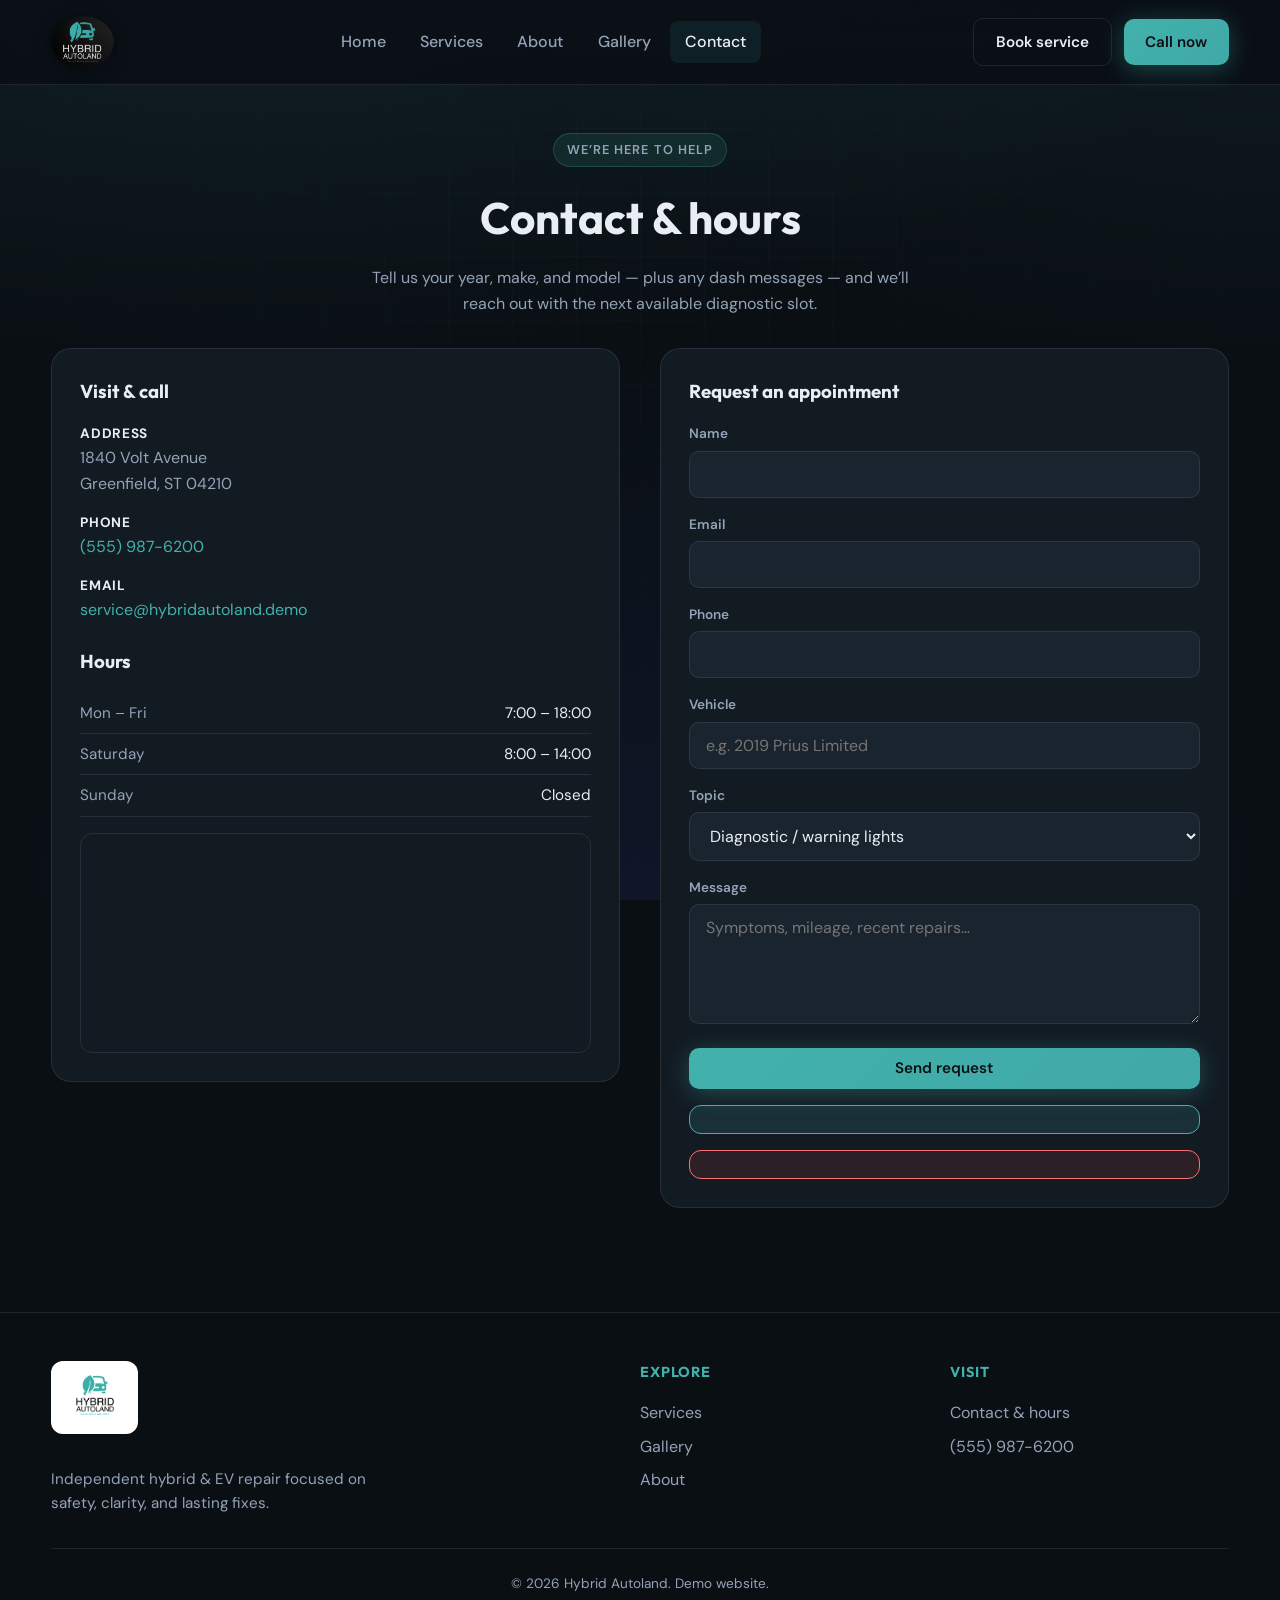
<file: contact.html>
<!DOCTYPE html>
<html lang="en">
<head>
  <meta charset="UTF-8" />
  <meta name="viewport" content="width=device-width, initial-scale=1.0" />
  <title>Contact — Hybrid Autoland</title>
  <meta name="description" content="Hours, location, phone, and appointment request form." />
  <link rel="preconnect" href="https://fonts.googleapis.com" />
  <link rel="preconnect" href="https://fonts.gstatic.com" crossorigin />
  <link href="https://fonts.googleapis.com/css2?family=DM+Sans:ital,opsz,wght@0,9..40,400;0,9..40,600;0,9..40,700&family=Outfit:wght@500;600;700;800&display=swap" rel="stylesheet" />
  <link rel="stylesheet" href="css/styles.css" />
</head>
<body>
  <div class="bg-mesh" aria-hidden="true"></div>
  <div class="bg-grid" aria-hidden="true"></div>

  <header class="site-header">
    <div class="container header-inner">
      <a href="index.html" class="logo" aria-label="Hybrid Autoland home">
        <img class="logo-img" src="assets/logo-circle.png" alt="Hybrid Autoland" width="120" height="120" />
      </a>
      <nav class="nav-primary" aria-label="Main navigation">
        <a href="index.html">Home</a>
        <a href="services.html">Services</a>
        <a href="about.html">About</a>
        <a href="gallery.html">Gallery</a>
        <a href="contact.html" class="active">Contact</a>
      </nav>
      <div class="nav-cta">
        <a href="contact.html" class="btn btn-ghost">Book service</a>
        <a href="tel:+15559876200" class="btn btn-primary">Call now</a>
      </div>
      <button type="button" class="menu-toggle" aria-expanded="false" aria-controls="mobile-nav" aria-label="Open menu">
        <span></span><span></span><span></span>
      </button>
    </div>
    <nav class="mobile-drawer" id="mobile-nav" aria-label="Mobile navigation" hidden>
      <a href="index.html">Home</a>
      <a href="services.html">Services</a>
      <a href="about.html">About</a>
      <a href="gallery.html">Gallery</a>
      <a href="contact.html">Contact</a>
      <a href="contact.html" class="btn btn-ghost">Book service</a>
    </nav>
  </header>

  <main>
    <div class="page-hero container reveal">
      <p class="badge">We’re here to help</p>
      <h1>Contact &amp; hours</h1>
      <p>
        Tell us your year, make, and model — plus any dash messages — and we’ll reach out with
        the next available diagnostic slot.
      </p>
    </div>

    <section class="section" style="padding-top: 0">
      <div class="container contact-grid">
        <div class="contact-card reveal">
          <h3>Visit &amp; call</h3>
          <div class="info-row">
            <div>
              <strong>Address</strong>
              1840 Volt Avenue<br />
              Greenfield, ST 04210
            </div>
          </div>
          <div class="info-row">
            <div>
              <strong>Phone</strong>
              <a href="tel:+15559876200">(555) 987-6200</a>
            </div>
          </div>
          <div class="info-row">
            <div>
              <strong>Email</strong>
              <a href="mailto:service@hybridautoland.demo">service@hybridautoland.demo</a>
            </div>
          </div>
          <h3 style="margin-top: 1.5rem">Hours</h3>
          <ul class="hours-list">
            <li><span>Mon – Fri</span> <span>7:00 – 18:00</span></li>
            <li><span>Saturday</span> <span>8:00 – 14:00</span></li>
            <li><span>Sunday</span> <span>Closed</span></li>
          </ul>
          <div class="map-embed">
            <iframe
              title="Map placeholder — Greenfield area"
              src="https://www.openstreetmap.org/export/embed.html?bbox=-74.05%2C40.65%2C-73.90%2C40.78&amp;layer=mapnik"
              loading="lazy"
            ></iframe>
          </div>
        </div>

        <div class="contact-card reveal">
          <h3>Request an appointment</h3>
          <form id="contact-form" novalidate>
            <div class="field">
              <label for="name">Name</label>
              <input id="name" name="name" type="text" autocomplete="name" required />
            </div>
            <div class="field">
              <label for="email">Email</label>
              <input id="email" name="email" type="email" autocomplete="email" required />
            </div>
            <div class="field">
              <label for="phone">Phone</label>
              <input id="phone" name="phone" type="tel" autocomplete="tel" />
            </div>
            <div class="field">
              <label for="vehicle">Vehicle</label>
              <input id="vehicle" name="vehicle" type="text" placeholder="e.g. 2019 Prius Limited" />
            </div>
            <div class="field">
              <label for="topic">Topic</label>
              <select id="topic" name="topic">
                <option value="diagnostic">Diagnostic / warning lights</option>
                <option value="battery">Battery / HV concern</option>
                <option value="maintenance">Scheduled maintenance</option>
                <option value="other">Other</option>
              </select>
            </div>
            <div class="field">
              <label for="message">Message</label>
              <textarea id="message" name="message" placeholder="Symptoms, mileage, recent repairs…"></textarea>
            </div>
            <button type="submit" class="btn btn-primary" style="width: 100%">Send request</button>
            <div class="form-msg success" role="status"></div>
            <div class="form-msg error" role="alert"></div>
          </form>
        </div>
      </div>
    </section>
  </main>

  <footer class="site-footer">
    <div class="container">
      <div class="footer-grid">
        <div class="footer-brand">
          <a href="index.html" class="footer-logo-link">
            <img class="footer-logo-img" src="assets/logo-horizontal.png" alt="Hybrid Autoland — Quality repair with pride" width="320" height="100" />
          </a>
          <p>Independent hybrid &amp; EV repair focused on safety, clarity, and lasting fixes.</p>
        </div>
        <div class="footer-col">
          <h4>Explore</h4>
          <ul>
            <li><a href="services.html">Services</a></li>
            <li><a href="gallery.html">Gallery</a></li>
            <li><a href="about.html">About</a></li>
          </ul>
        </div>
        <div class="footer-col">
          <h4>Visit</h4>
          <ul>
            <li><a href="contact.html">Contact &amp; hours</a></li>
            <li><a href="tel:+15559876200">(555) 987-6200</a></li>
          </ul>
        </div>
      </div>
      <div class="footer-bottom">© <span id="y"></span> Hybrid Autoland. Demo website.</div>
    </div>
  </footer>

  <button type="button" class="back-top" aria-label="Back to top">↑</button>
  <script>
    document.getElementById("y").textContent = new Date().getFullYear();
    document.getElementById("mobile-nav").removeAttribute("hidden");
  </script>
  <script src="js/main.js"></script>
</body>
</html>
</file>
<file: css/styles.css>
/* Hybrid Autoland — global styles */
:root {
  --bg-deep: #0a0f14;
  --bg-card: #121a22;
  --bg-elevated: #1a242f;
  --accent: #42b1ab;
  --accent-dim: #40a9a8;
  --accent-glow: rgba(66, 177, 171, 0.35);
  --text: #e8eef4;
  --text-muted: #94a3b8;
  --border: rgba(148, 163, 184, 0.15);
  --font-display: "Outfit", system-ui, sans-serif;
  --font-body: "DM Sans", system-ui, sans-serif;
  --radius: 12px;
  --radius-lg: 20px;
  --shadow: 0 24px 48px rgba(0, 0, 0, 0.45);
  --transition: 0.28s cubic-bezier(0.4, 0, 0.2, 1);
}

*,
*::before,
*::after {
  box-sizing: border-box;
  margin: 0;
  padding: 0;
}

html {
  scroll-behavior: smooth;
}

body {
  font-family: var(--font-body);
  background: var(--bg-deep);
  color: var(--text);
  line-height: 1.6;
  min-height: 100vh;
  overflow-x: hidden;
}

body.menu-open {
  overflow: hidden;
}

img {
  max-width: 100%;
  height: auto;
  display: block;
}

a {
  color: var(--accent);
  text-decoration: none;
  transition: color var(--transition);
}

a:hover {
  color: var(--text);
}

.container {
  width: min(1180px, 92vw);
  margin-inline: auto;
}

/* Background mesh */
.bg-mesh {
  position: fixed;
  inset: 0;
  z-index: -2;
  background:
    radial-gradient(ellipse 80% 50% at 20% -10%, rgba(66, 177, 171, 0.12), transparent),
    radial-gradient(ellipse 60% 40% at 100% 0%, rgba(64, 169, 168, 0.08), transparent),
    radial-gradient(ellipse 50% 60% at 50% 100%, rgba(15, 23, 42, 0.9), transparent),
    var(--bg-deep);
}

.bg-grid {
  position: fixed;
  inset: 0;
  z-index: -1;
  background-image: linear-gradient(rgba(66, 177, 171, 0.03) 1px, transparent 1px),
    linear-gradient(90deg, rgba(66, 177, 171, 0.03) 1px, transparent 1px);
  background-size: 64px 64px;
  mask-image: radial-gradient(ellipse 70% 70% at 50% 30%, black, transparent);
  pointer-events: none;
}

/* Header */
.site-header {
  position: sticky;
  top: 0;
  z-index: 100;
  background: rgba(10, 15, 20, 0.85);
  backdrop-filter: blur(16px);
  border-bottom: 1px solid var(--border);
}

.header-inner {
  display: flex;
  align-items: center;
  justify-content: space-between;
  padding: 1rem 0;
  gap: 1.5rem;
}

.logo {
  display: flex;
  align-items: center;
  gap: 0.65rem;
  font-family: var(--font-display);
  font-weight: 700;
  font-size: 1.15rem;
  color: var(--text);
  flex-shrink: 0;
}

.logo:hover {
  color: var(--text);
}

.logo-img {
  height: 52px;
  width: auto;
  border-radius: 50%;
  object-fit: contain;
  display: block;
  box-shadow: 0 2px 16px rgba(0, 0, 0, 0.35);
  transition: box-shadow var(--transition), transform var(--transition);
}

.logo:hover .logo-img {
  box-shadow: 0 4px 24px var(--accent-glow);
  transform: scale(1.02);
}

.footer-logo-link {
  display: inline-block;
  margin-bottom: 0.85rem;
  padding: 0.65rem 1.1rem;
  background: #fff;
  border-radius: var(--radius);
  line-height: 0;
  transition: box-shadow var(--transition), transform var(--transition);
}

.footer-logo-link:hover {
  box-shadow: 0 10px 32px rgba(0, 0, 0, 0.35);
  transform: translateY(-2px);
}

.footer-logo-link:hover img {
  opacity: 1;
}

.footer-logo-img {
  height: 52px;
  width: auto;
  max-width: min(300px, 88vw);
  object-fit: contain;
}

.nav-primary {
  display: flex;
  align-items: center;
  gap: 0.25rem;
}

.nav-primary a {
  color: var(--text-muted);
  font-weight: 500;
  padding: 0.5rem 0.95rem;
  border-radius: 8px;
  transition: background var(--transition), color var(--transition);
}

.nav-primary a:hover,
.nav-primary a.active {
  color: var(--text);
  background: rgba(66, 177, 171, 0.1);
}

.nav-cta {
  display: flex;
  align-items: center;
  gap: 0.75rem;
}

.btn {
  display: inline-flex;
  align-items: center;
  justify-content: center;
  gap: 0.5rem;
  font-family: var(--font-body);
  font-weight: 600;
  font-size: 0.95rem;
  padding: 0.65rem 1.35rem;
  border-radius: 10px;
  border: none;
  cursor: pointer;
  transition: transform var(--transition), box-shadow var(--transition), background var(--transition);
}

.btn:focus-visible {
  outline: 2px solid var(--accent);
  outline-offset: 3px;
}

.btn-primary {
  background: linear-gradient(135deg, var(--accent), var(--accent-dim));
  color: var(--bg-deep);
  box-shadow: 0 4px 24px var(--accent-glow);
}

.btn-primary:hover {
  transform: translateY(-2px);
  box-shadow: 0 8px 32px var(--accent-glow);
  color: var(--bg-deep);
}

.btn-ghost {
  background: transparent;
  color: var(--text);
  border: 1px solid var(--border);
}

.btn-ghost:hover {
  border-color: var(--accent);
  color: var(--accent);
}

.menu-toggle {
  display: none;
  flex-direction: column;
  gap: 6px;
  padding: 0.5rem;
  background: transparent;
  border: 1px solid var(--border);
  border-radius: 8px;
  cursor: pointer;
}

.menu-toggle span {
  display: block;
  width: 22px;
  height: 2px;
  background: var(--text);
  transition: var(--transition);
}

.menu-toggle[aria-expanded="true"] span:nth-child(1) {
  transform: translateY(8px) rotate(45deg);
}

.menu-toggle[aria-expanded="true"] span:nth-child(2) {
  opacity: 0;
}

.menu-toggle[aria-expanded="true"] span:nth-child(3) {
  transform: translateY(-8px) rotate(-45deg);
}

@media (max-width: 900px) {
  .menu-toggle {
    display: flex;
  }

  .nav-primary,
  .nav-cta .btn-ghost {
    display: none;
  }

  .mobile-drawer {
    display: flex;
    position: fixed;
    inset: 0;
    top: 72px;
    background: var(--bg-deep);
    padding: 1.5rem;
    flex-direction: column;
    gap: 0.5rem;
    transform: translateX(100%);
    transition: transform var(--transition);
    border-top: 1px solid var(--border);
    z-index: 99;
  }

  .mobile-drawer.open {
    transform: translateX(0);
  }

  .mobile-drawer a {
    color: var(--text);
    padding: 1rem;
    border-radius: var(--radius);
    background: var(--bg-card);
    font-weight: 600;
  }

  .mobile-drawer .btn-ghost {
    display: inline-flex;
    margin-top: 0.5rem;
  }
}

@media (min-width: 901px) {
  .mobile-drawer {
    display: none !important;
  }
}

/* Hero */
.hero {
  padding: 4rem 0 5rem;
  position: relative;
}

.hero-grid {
  display: grid;
  grid-template-columns: 1fr 1fr;
  gap: 3rem;
  align-items: center;
}

@media (max-width: 900px) {
  .hero-grid {
    grid-template-columns: 1fr;
    text-align: center;
  }

  .hero-actions {
    justify-content: center;
  }
}

.badge {
  display: inline-flex;
  align-items: center;
  gap: 0.5rem;
  font-size: 0.8rem;
  font-weight: 600;
  text-transform: uppercase;
  letter-spacing: 0.08em;
  color: var(--accent);
  margin-bottom: 1rem;
  padding: 0.35rem 0.85rem;
  background: rgba(66, 177, 171, 0.12);
  border-radius: 999px;
  border: 1px solid rgba(66, 177, 171, 0.25);
}

.hero h1 {
  font-family: var(--font-display);
  font-size: clamp(2.35rem, 5vw, 3.5rem);
  font-weight: 800;
  line-height: 1.1;
  margin-bottom: 1.25rem;
  letter-spacing: -0.02em;
}

.hero-lead {
  font-size: 1.15rem;
  color: var(--text-muted);
  max-width: 32ch;
  margin-bottom: 1.75rem;
}

@media (max-width: 900px) {
  .hero-lead {
    margin-inline: auto;
  }
}

.hero-actions {
  display: flex;
  flex-wrap: wrap;
  gap: 0.75rem;
}

.hero-visual {
  position: relative;
}

.hero-img-wrap {
  border-radius: var(--radius-lg);
  overflow: hidden;
  border: 1px solid var(--border);
  box-shadow: var(--shadow);
  position: relative;
}

.hero-img-wrap::after {
  content: "";
  position: absolute;
  inset: 0;
  background: linear-gradient(135deg, transparent 40%, rgba(66, 177, 171, 0.15));
  pointer-events: none;
}

.hero-img-wrap img {
  width: 100%;
  aspect-ratio: 4/3;
  object-fit: cover;
}

.floating-stat {
  position: absolute;
  background: var(--bg-elevated);
  border: 1px solid var(--border);
  border-radius: var(--radius);
  padding: 1rem 1.25rem;
  box-shadow: var(--shadow);
  animation: float 6s ease-in-out infinite;
}

.floating-stat:nth-child(2) {
  top: -12px;
  right: -8px;
  animation-delay: -2s;
}

.floating-stat:nth-child(3) {
  bottom: 24px;
  left: -16px;
  animation-delay: -4s;
}

@keyframes float {
  0%,
  100% {
    transform: translateY(0);
  }
  50% {
    transform: translateY(-8px);
  }
}

.floating-stat strong {
  display: block;
  font-family: var(--font-display);
  font-size: 1.5rem;
  color: var(--accent);
}

.floating-stat span {
  font-size: 0.8rem;
  color: var(--text-muted);
}

/* Sections */
.section {
  padding: 4.5rem 0;
}

.section-head {
  text-align: center;
  max-width: 640px;
  margin-inline: auto;
  margin-bottom: 3rem;
}

.section-head h2 {
  font-family: var(--font-display);
  font-size: clamp(1.85rem, 3.5vw, 2.5rem);
  font-weight: 700;
  margin-bottom: 0.75rem;
}

.section-head p {
  color: var(--text-muted);
}

/* Cards grid */
.cards-3 {
  display: grid;
  grid-template-columns: repeat(3, 1fr);
  gap: 1.5rem;
}

@media (max-width: 900px) {
  .cards-3 {
    grid-template-columns: 1fr;
  }
}

.card {
  background: var(--bg-card);
  border: 1px solid var(--border);
  border-radius: var(--radius-lg);
  padding: 1.5rem;
  transition: border-color var(--transition), transform var(--transition), box-shadow var(--transition);
}

.card:hover {
  border-color: rgba(66, 177, 171, 0.35);
  transform: translateY(-4px);
  box-shadow: 0 16px 40px rgba(0, 0, 0, 0.35);
}

.card-icon {
  width: 48px;
  height: 48px;
  border-radius: 12px;
  background: rgba(66, 177, 171, 0.15);
  display: grid;
  place-items: center;
  font-size: 1.5rem;
  margin-bottom: 1rem;
}

.card h3 {
  font-family: var(--font-display);
  font-size: 1.2rem;
  margin-bottom: 0.5rem;
}

.card p {
  color: var(--text-muted);
  font-size: 0.95rem;
}

/* Page hero (inner pages) */
.page-hero {
  padding: 3rem 0 2rem;
  text-align: center;
}

.page-hero h1 {
  font-family: var(--font-display);
  font-size: clamp(2rem, 4vw, 2.75rem);
  margin-bottom: 0.75rem;
}

.page-hero p {
  color: var(--text-muted);
  max-width: 52ch;
  margin-inline: auto;
}

/* Accordion */
.accordion {
  max-width: 800px;
  margin-inline: auto;
}

.accordion-item {
  border: 1px solid var(--border);
  border-radius: var(--radius);
  margin-bottom: 0.75rem;
  overflow: hidden;
  background: var(--bg-card);
}

.accordion-trigger {
  width: 100%;
  display: flex;
  align-items: center;
  justify-content: space-between;
  gap: 1rem;
  padding: 1.1rem 1.25rem;
  background: transparent;
  border: none;
  color: var(--text);
  font-family: var(--font-body);
  font-size: 1rem;
  font-weight: 600;
  text-align: left;
  cursor: pointer;
  transition: background var(--transition);
}

.accordion-trigger:hover {
  background: rgba(66, 177, 171, 0.06);
}

.accordion-trigger::after {
  content: "+";
  font-size: 1.25rem;
  color: var(--accent);
  transition: transform var(--transition);
}

.accordion-item.open .accordion-trigger::after {
  transform: rotate(45deg);
}

.accordion-panel {
  max-height: 0;
  overflow: hidden;
  transition: max-height 0.35s ease;
}

.accordion-panel-inner {
  padding: 0 1.25rem 1.25rem;
  color: var(--text-muted);
  font-size: 0.95rem;
}

/* Timeline */
.timeline {
  max-width: 720px;
  margin-inline: auto;
  position: relative;
  padding-left: 2rem;
}

.timeline::before {
  content: "";
  position: absolute;
  left: 7px;
  top: 0;
  bottom: 0;
  width: 2px;
  background: linear-gradient(var(--accent), transparent);
}

.timeline-item {
  position: relative;
  padding-bottom: 2rem;
  padding-left: 1.5rem;
}

.timeline-item::before {
  content: "";
  position: absolute;
  left: -1.55rem;
  top: 4px;
  width: 14px;
  height: 14px;
  border-radius: 50%;
  background: var(--accent);
  box-shadow: 0 0 0 4px var(--bg-deep);
}

.timeline-item h3 {
  font-family: var(--font-display);
  font-size: 1.1rem;
  margin-bottom: 0.35rem;
}

.timeline-item p {
  color: var(--text-muted);
  font-size: 0.95rem;
}

/* Gallery */
.gallery-filters {
  display: flex;
  flex-wrap: wrap;
  gap: 0.5rem;
  justify-content: center;
  margin-bottom: 2rem;
}

.filter-btn {
  padding: 0.5rem 1rem;
  border-radius: 999px;
  border: 1px solid var(--border);
  background: var(--bg-card);
  color: var(--text-muted);
  font-family: var(--font-body);
  font-size: 0.9rem;
  cursor: pointer;
  transition: var(--transition);
}

.filter-btn:hover,
.filter-btn.active {
  border-color: var(--accent);
  color: var(--accent);
  background: rgba(66, 177, 171, 0.1);
}

.gallery-grid {
  display: grid;
  grid-template-columns: repeat(auto-fill, minmax(280px, 1fr));
  gap: 1rem;
}

.gallery-item {
  position: relative;
  border-radius: var(--radius);
  overflow: hidden;
  border: 1px solid var(--border);
  cursor: pointer;
  aspect-ratio: 4/3;
}

.gallery-item img {
  width: 100%;
  height: 100%;
  object-fit: cover;
  transition: transform 0.5s ease;
}

.gallery-item:hover img {
  transform: scale(1.06);
}

.gallery-item::after {
  content: attr(data-label);
  position: absolute;
  inset: auto 0 0 0;
  padding: 1rem;
  background: linear-gradient(transparent, rgba(0, 0, 0, 0.85));
  font-size: 0.9rem;
  font-weight: 600;
  opacity: 0;
  transition: opacity var(--transition);
}

.gallery-item:hover::after {
  opacity: 1;
}

.gallery-item.hidden {
  display: none;
}

/* Lightbox */
.lightbox {
  position: fixed;
  inset: 0;
  z-index: 200;
  background: rgba(0, 0, 0, 0.92);
  display: flex;
  align-items: center;
  justify-content: center;
  padding: 2rem;
  opacity: 0;
  visibility: hidden;
  transition: opacity var(--transition), visibility var(--transition);
}

.lightbox.open {
  opacity: 1;
  visibility: visible;
}

.lightbox img {
  max-width: min(900px, 95vw);
  max-height: 85vh;
  border-radius: var(--radius);
  box-shadow: var(--shadow);
}

.lightbox-close {
  position: absolute;
  top: 1.5rem;
  right: 1.5rem;
  width: 44px;
  height: 44px;
  border: 1px solid var(--border);
  border-radius: 50%;
  background: var(--bg-card);
  color: var(--text);
  font-size: 1.5rem;
  cursor: pointer;
  display: grid;
  place-items: center;
  transition: var(--transition);
}

.lightbox-close:hover {
  border-color: var(--accent);
  color: var(--accent);
}

/* Contact */
.contact-grid {
  display: grid;
  grid-template-columns: 1fr 1fr;
  gap: 2.5rem;
  align-items: start;
}

@media (max-width: 900px) {
  .contact-grid {
    grid-template-columns: 1fr;
  }
}

.contact-card {
  background: var(--bg-card);
  border: 1px solid var(--border);
  border-radius: var(--radius-lg);
  padding: 1.75rem;
}

.contact-card h3 {
  font-family: var(--font-display);
  margin-bottom: 1rem;
}

.info-row {
  display: flex;
  gap: 0.75rem;
  margin-bottom: 1rem;
  color: var(--text-muted);
}

.info-row strong {
  color: var(--text);
  display: block;
  font-size: 0.85rem;
  text-transform: uppercase;
  letter-spacing: 0.05em;
}

.hours-list {
  list-style: none;
}

.hours-list li {
  display: flex;
  justify-content: space-between;
  padding: 0.5rem 0;
  border-bottom: 1px solid var(--border);
  font-size: 0.95rem;
}

.hours-list li span:first-child {
  color: var(--text-muted);
}

form .field {
  margin-bottom: 1rem;
}

form label {
  display: block;
  font-size: 0.85rem;
  font-weight: 600;
  margin-bottom: 0.35rem;
  color: var(--text-muted);
}

form input,
form textarea,
form select {
  width: 100%;
  padding: 0.75rem 1rem;
  border-radius: 10px;
  border: 1px solid var(--border);
  background: var(--bg-elevated);
  color: var(--text);
  font-family: var(--font-body);
  font-size: 1rem;
  transition: border-color var(--transition), box-shadow var(--transition);
}

form input:focus,
form textarea:focus,
form select:focus {
  outline: none;
  border-color: var(--accent);
  box-shadow: 0 0 0 3px var(--accent-glow);
}

form textarea {
  min-height: 120px;
  resize: vertical;
}

.form-msg {
  margin-top: 1rem;
  padding: 0.85rem;
  border-radius: var(--radius);
  font-size: 0.95rem;
  display: none;
}

.form-msg.success {
  display: block;
  background: rgba(66, 177, 171, 0.15);
  border: 1px solid var(--accent);
  color: var(--accent);
}

.form-msg.error {
  display: block;
  background: rgba(239, 68, 68, 0.12);
  border: 1px solid #f87171;
  color: #fca5a5;
}

.map-embed {
  border-radius: var(--radius);
  overflow: hidden;
  height: 220px;
  border: 1px solid var(--border);
  margin-top: 1rem;
}

.map-embed iframe {
  width: 100%;
  height: 100%;
  border: none;
  filter: grayscale(0.3) contrast(1.05);
}

/* Testimonials carousel */
.testimonial-section {
  overflow: hidden;
}

.carousel {
  position: relative;
  max-width: 720px;
  margin-inline: auto;
}

.carousel-track {
  display: flex;
  transition: transform 0.5s cubic-bezier(0.4, 0, 0.2, 1);
}

.carousel-slide {
  flex: 0 0 100%;
  padding: 0 0.5rem;
}

.quote-card {
  background: var(--bg-card);
  border: 1px solid var(--border);
  border-radius: var(--radius-lg);
  padding: 2rem;
  text-align: center;
}

.quote-card blockquote {
  font-family: var(--font-display);
  font-size: 1.25rem;
  font-style: italic;
  line-height: 1.5;
  margin-bottom: 1rem;
  color: var(--text);
}

.quote-card cite {
  color: var(--accent);
  font-style: normal;
  font-weight: 600;
  font-size: 0.9rem;
}

.carousel-nav {
  display: flex;
  justify-content: center;
  gap: 0.75rem;
  margin-top: 1.5rem;
}

.carousel-nav button {
  width: 44px;
  height: 44px;
  border-radius: 50%;
  border: 1px solid var(--border);
  background: var(--bg-elevated);
  color: var(--text);
  cursor: pointer;
  font-size: 1.25rem;
  transition: var(--transition);
}

.carousel-nav button:hover {
  border-color: var(--accent);
  color: var(--accent);
}

.carousel-dots {
  display: flex;
  justify-content: center;
  gap: 0.5rem;
  margin-top: 1rem;
}

.carousel-dots button {
  width: 8px;
  height: 8px;
  border-radius: 50%;
  border: none;
  background: var(--border);
  cursor: pointer;
  padding: 0;
  transition: var(--transition);
}

.carousel-dots button.active {
  background: var(--accent);
  transform: scale(1.2);
}

/* Reveal on scroll */
.reveal {
  opacity: 0;
  transform: translateY(24px);
  transition: opacity 0.6s ease, transform 0.6s ease;
}

.reveal.visible {
  opacity: 1;
  transform: translateY(0);
}

/* Footer */
.site-footer {
  border-top: 1px solid var(--border);
  padding: 3rem 0 2rem;
  margin-top: 2rem;
}

.footer-grid {
  display: grid;
  grid-template-columns: 2fr 1fr 1fr;
  gap: 2rem;
  margin-bottom: 2rem;
}

@media (max-width: 768px) {
  .footer-grid {
    grid-template-columns: 1fr;
  }
}

.footer-brand p {
  color: var(--text-muted);
  font-size: 0.95rem;
  margin-top: 0.75rem;
  max-width: 36ch;
}

.footer-col h4 {
  font-family: var(--font-display);
  font-size: 0.9rem;
  margin-bottom: 1rem;
  text-transform: uppercase;
  letter-spacing: 0.06em;
  color: var(--accent);
}

.footer-col ul {
  list-style: none;
}

.footer-col li {
  margin-bottom: 0.5rem;
}

.footer-col a {
  color: var(--text-muted);
}

.footer-col a:hover {
  color: var(--text);
}

.footer-bottom {
  padding-top: 1.5rem;
  border-top: 1px solid var(--border);
  text-align: center;
  font-size: 0.85rem;
  color: var(--text-muted);
}

/* Back to top */
.back-top {
  position: fixed;
  bottom: 1.5rem;
  right: 1.5rem;
  width: 48px;
  height: 48px;
  border-radius: 50%;
  border: 1px solid var(--border);
  background: var(--bg-elevated);
  color: var(--accent);
  font-size: 1.25rem;
  cursor: pointer;
  opacity: 0;
  visibility: hidden;
  transition: var(--transition);
  z-index: 50;
  box-shadow: var(--shadow);
}

.back-top.visible {
  opacity: 1;
  visibility: visible;
}

.back-top:hover {
  border-color: var(--accent);
  transform: translateY(-3px);
}

/* Two-column content */
.split {
  display: grid;
  grid-template-columns: 1fr 1fr;
  gap: 3rem;
  align-items: center;
}

@media (max-width: 900px) {
  .split {
    grid-template-columns: 1fr;
  }
}

.split-img {
  border-radius: var(--radius-lg);
  overflow: hidden;
  border: 1px solid var(--border);
}

.split-img img {
  width: 100%;
  aspect-ratio: 16/10;
  object-fit: cover;
}

.split-text h2 {
  font-family: var(--font-display);
  font-size: clamp(1.75rem, 3vw, 2.25rem);
  margin-bottom: 1rem;
}

.split-text p {
  color: var(--text-muted);
  margin-bottom: 1rem;
}

.stats-row {
  display: grid;
  grid-template-columns: repeat(3, 1fr);
  gap: 1rem;
  margin-top: 1.5rem;
}

@media (max-width: 600px) {
  .stats-row {
    grid-template-columns: 1fr;
  }
}

.stat-box {
  text-align: center;
  padding: 1rem;
  background: var(--bg-card);
  border-radius: var(--radius);
  border: 1px solid var(--border);
}

.stat-box .num {
  font-family: var(--font-display);
  font-size: 1.75rem;
  font-weight: 800;
  color: var(--accent);
}

.stat-box .lbl {
  font-size: 0.8rem;
  color: var(--text-muted);
}
</file>
